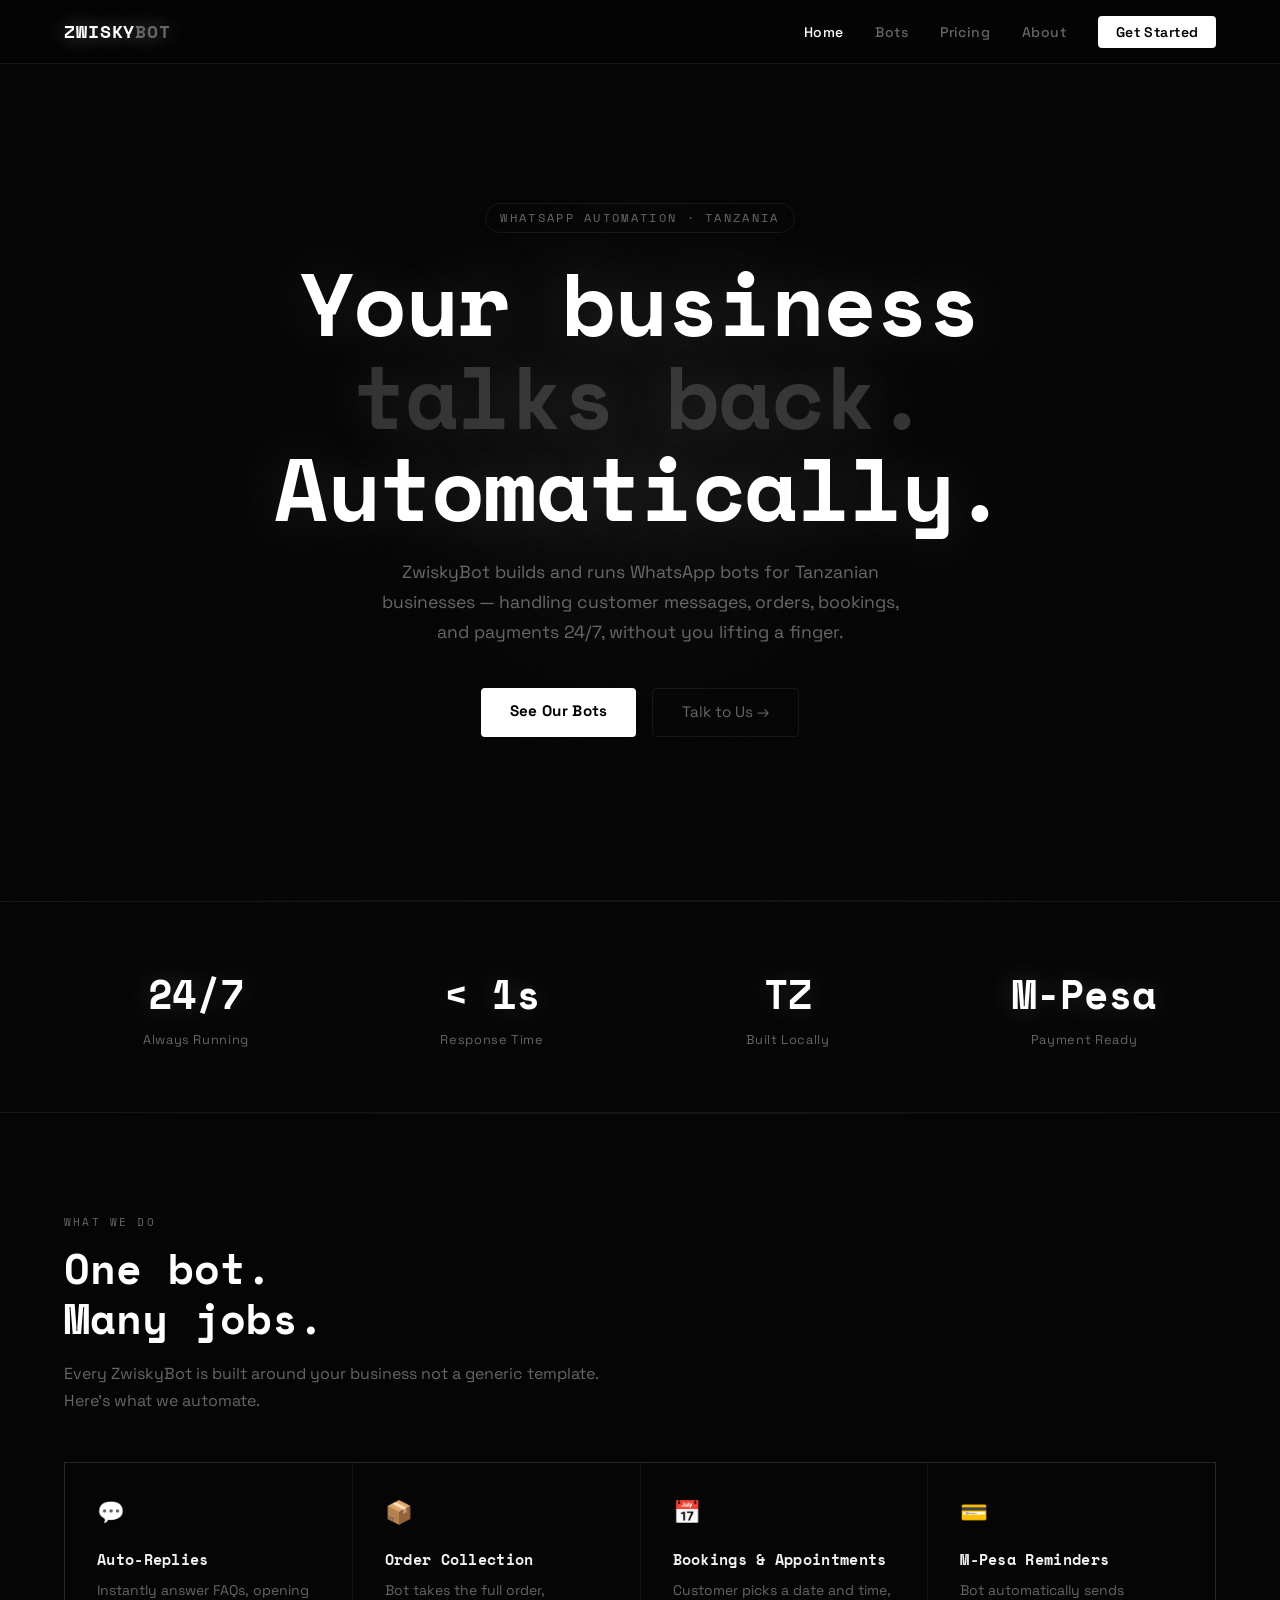
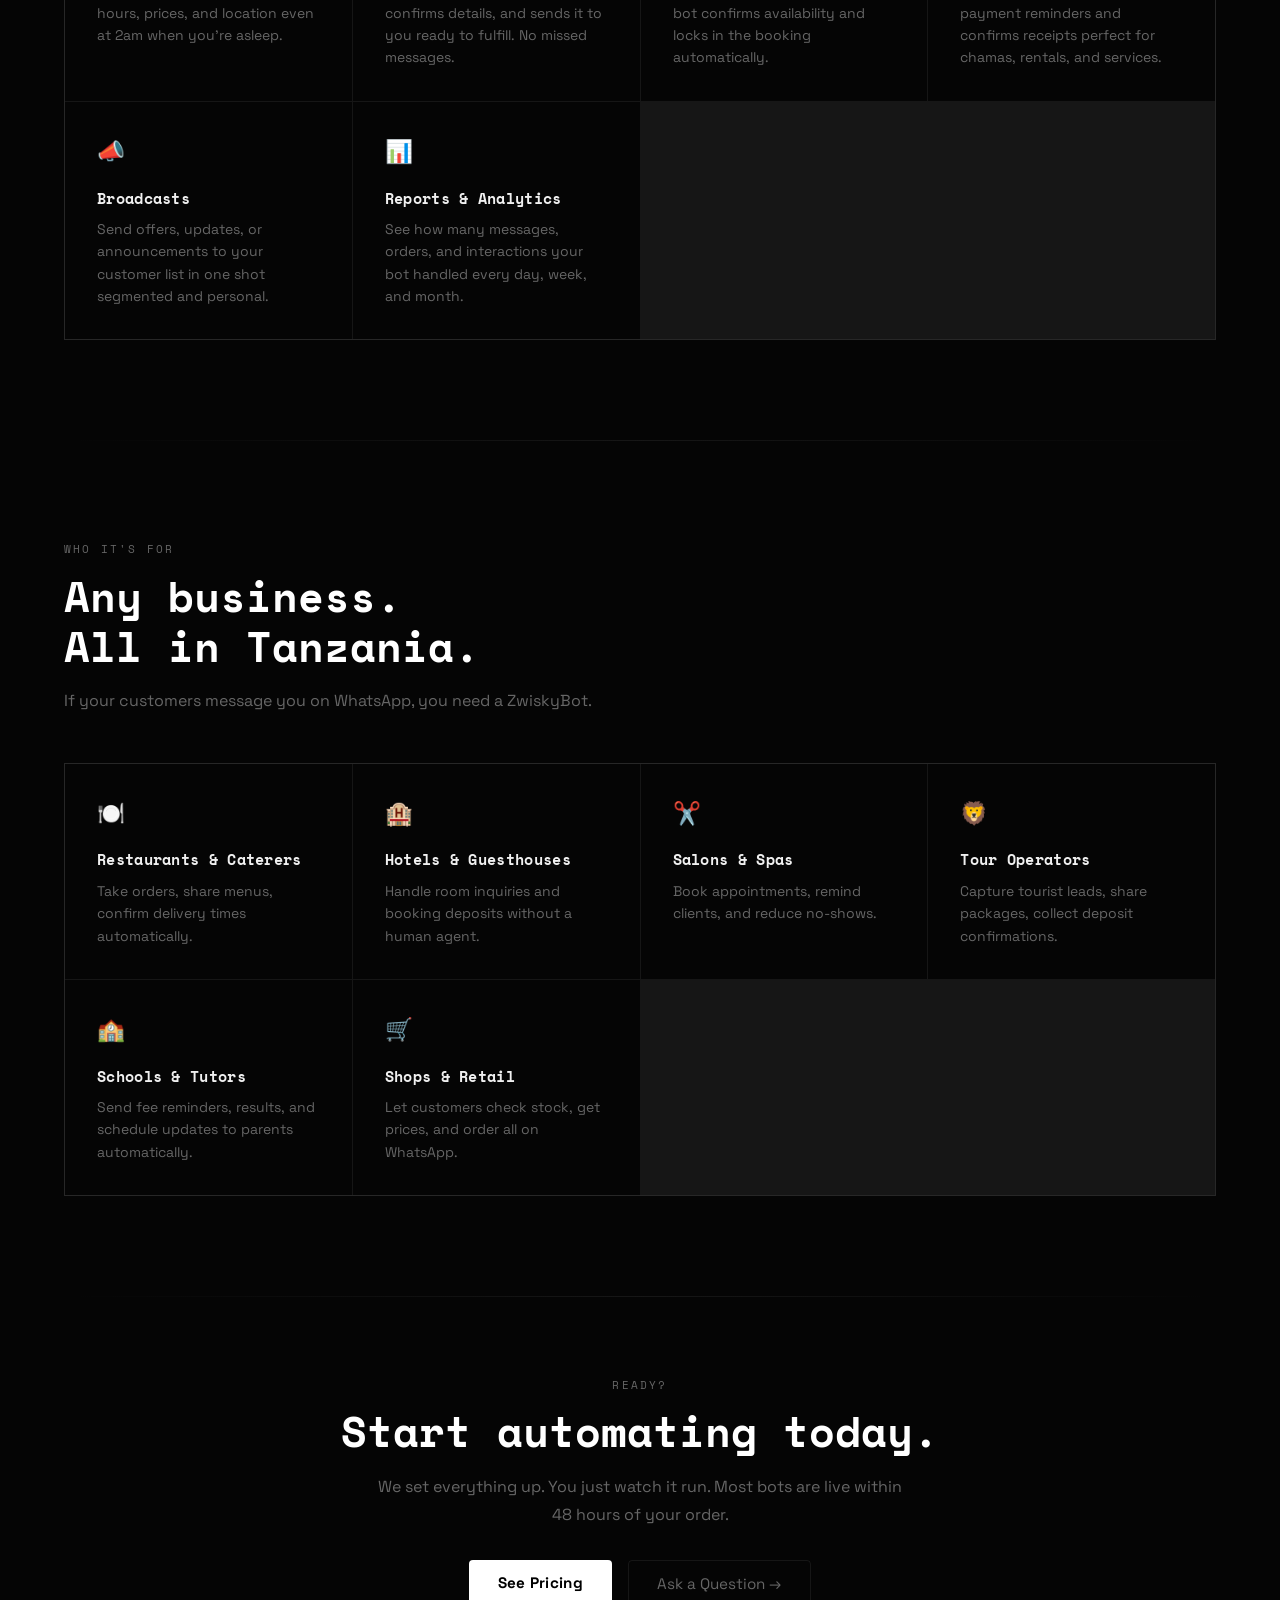
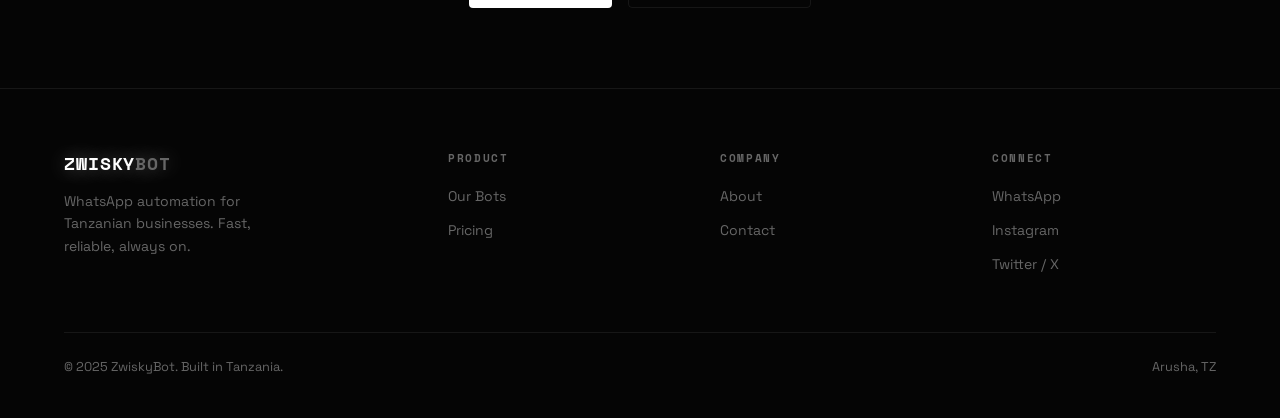
<file: index.html>
<!DOCTYPE html>
<html lang="en">
<head>
  <meta charset="UTF-8" />
  <meta name="viewport" content="width=device-width, initial-scale=1.0" />
  <title>ZwiskyBot — WhatsApp Automation Tanzania</title>
  <meta name="description" content="Professional WhatsApp automation for Tanzanian businesses. Bots that work while you sleep." />
  <link rel="stylesheet" href="css/style.css" />
</head>
<body>

<nav>
  <a href="index.html" class="nav-logo">ZWISKY<span>BOT</span></a>
  <ul class="nav-links">
    <li><a href="index.html" class="active">Home</a></li>
    <li><a href="pages/bots.html">Bots</a></li>
    <li><a href="pages/pricing.html">Pricing</a></li>
    <li><a href="pages/about.html">About</a></li>
    <li><a href="pages/contact.html" class="nav-cta">Get Started</a></li>
  </ul>
  <div class="hamburger"><span></span><span></span><span></span></div>
</nav>

<!-- HERO -->
<section class="hero">
  <div class="hero-glow"></div>
  <div class="hero-eyebrow">WhatsApp Automation · Tanzania</div>
  <h1>Your business<br><span class="dim">talks back.</span><br>Automatically.</h1>
  <p class="hero-sub">ZwiskyBot builds and runs WhatsApp bots for Tanzanian businesses — handling customer messages, orders, bookings, and payments 24/7, without you lifting a finger.</p>
  <div class="hero-buttons">
    <a href="pages/bots.html" class="btn-primary">See Our Bots</a>
    <a href="pages/contact.html" class="btn-secondary">Talk to Us →</a>
  </div>
</section>

<div class="divider"></div>

<!-- STATS -->
<div class="stats-row reveal">
  <div class="stat-item">
    <span class="stat-num">24/7</span>
    <span class="stat-label">Always Running</span>
  </div>
  <div class="stat-item">
    <span class="stat-num">< 1s</span>
    <span class="stat-label">Response Time</span>
  </div>
  <div class="stat-item">
    <span class="stat-num">TZ</span>
    <span class="stat-label">Built Locally</span>
  </div>
  <div class="stat-item">
    <span class="stat-num">M-Pesa</span>
    <span class="stat-label">Payment Ready</span>
  </div>
</div>

<div class="divider"></div>

<!-- FEATURES -->
<section>
  <div class="reveal">
    <div class="section-label">What We Do</div>
    <h2 class="section-title">One bot.<br>Many jobs.</h2>
    <p class="section-desc">Every ZwiskyBot is built around your business not a generic template. Here's what we automate.</p>
  </div>
  <div class="features-grid reveal">
    <div class="feature-card">
      <span class="feature-icon">💬</span>
      <h3>Auto-Replies</h3>
      <p>Instantly answer FAQs, opening hours, prices, and location even at 2am when you're asleep.</p>
    </div>
    <div class="feature-card">
      <span class="feature-icon">📦</span>
      <h3>Order Collection</h3>
      <p>Bot takes the full order, confirms details, and sends it to you ready to fulfill. No missed messages.</p>
    </div>
    <div class="feature-card">
      <span class="feature-icon">📅</span>
      <h3>Bookings & Appointments</h3>
      <p>Customer picks a date and time, bot confirms availability and locks in the booking automatically.</p>
    </div>
    <div class="feature-card">
      <span class="feature-icon">💳</span>
      <h3>M-Pesa Reminders</h3>
      <p>Bot automatically sends payment reminders and confirms receipts perfect for chamas, rentals, and services.</p>
    </div>
    <div class="feature-card">
      <span class="feature-icon">📣</span>
      <h3>Broadcasts</h3>
      <p>Send offers, updates, or announcements to your customer list in one shot segmented and personal.</p>
    </div>
    <div class="feature-card">
      <span class="feature-icon">📊</span>
      <h3>Reports & Analytics</h3>
      <p>See how many messages, orders, and interactions your bot handled every day, week, and month.</p>
    </div>
  </div>
</section>

<div class="divider"></div>

<!-- WHO IT'S FOR -->
<section>
  <div class="reveal">
    <div class="section-label">Who It's For</div>
    <h2 class="section-title">Any business.<br>All in Tanzania.</h2>
    <p class="section-desc">If your customers message you on WhatsApp, you need a ZwiskyBot.</p>
  </div>
  <div class="features-grid reveal">
    <div class="feature-card">
      <span class="feature-icon">🍽️</span>
      <h3>Restaurants & Caterers</h3>
      <p>Take orders, share menus, confirm delivery times automatically.</p>
    </div>
    <div class="feature-card">
      <span class="feature-icon">🏨</span>
      <h3>Hotels & Guesthouses</h3>
      <p>Handle room inquiries and booking deposits without a human agent.</p>
    </div>
    <div class="feature-card">
      <span class="feature-icon">✂️</span>
      <h3>Salons & Spas</h3>
      <p>Book appointments, remind clients, and reduce no-shows.</p>
    </div>
    <div class="feature-card">
      <span class="feature-icon">🦁</span>
      <h3>Tour Operators</h3>
      <p>Capture tourist leads, share packages, collect deposit confirmations.</p>
    </div>
    <div class="feature-card">
      <span class="feature-icon">🏫</span>
      <h3>Schools & Tutors</h3>
      <p>Send fee reminders, results, and schedule updates to parents automatically.</p>
    </div>
    <div class="feature-card">
      <span class="feature-icon">🛒</span>
      <h3>Shops & Retail</h3>
      <p>Let customers check stock, get prices, and order all on WhatsApp.</p>
    </div>
  </div>
</section>

<div class="divider"></div>

<!-- CTA BANNER -->
<section style="text-align:center; padding: 80px 5%;" class="reveal">
  <div class="section-label">Ready?</div>
  <h2 class="section-title">Start automating today.</h2>
  <p class="section-desc" style="margin: 0 auto 2rem;">We set everything up. You just watch it run. Most bots are live within 48 hours of your order.</p>
  <div class="hero-buttons" style="justify-content:center;">
    <a href="pages/pricing.html" class="btn-primary">See Pricing</a>
    <a href="pages/contact.html" class="btn-secondary">Ask a Question →</a>
  </div>
</section>

<footer>
  <div class="footer-top">
    <div class="footer-brand">
      <a href="index.html" class="nav-logo">ZWISKY<span>BOT</span></a>
      <p>WhatsApp automation for Tanzanian businesses. Fast, reliable, always on.</p>
    </div>
    <div class="footer-col">
      <h4>Product</h4>
      <ul>
        <li><a href="pages/bots.html">Our Bots</a></li>
        <li><a href="pages/pricing.html">Pricing</a></li>
      </ul>
    </div>
    <div class="footer-col">
      <h4>Company</h4>
      <ul>
        <li><a href="pages/about.html">About</a></li>
        <li><a href="pages/contact.html">Contact</a></li>
      </ul>
    </div>
    <div class="footer-col">
      <h4>Connect</h4>
      <ul>
        <li><a href="#">WhatsApp</a></li>
        <li><a href="#">Instagram</a></li>
        <li><a href="#">Twitter / X</a></li>
      </ul>
    </div>
  </div>
  <div class="footer-bottom">
    <span>© 2025 ZwiskyBot. Built in Tanzania.</span>
    <span>Arusha, TZ</span>
  </div>
</footer>

<script src="js/main.js"></script>
</body>
</html>
</file>
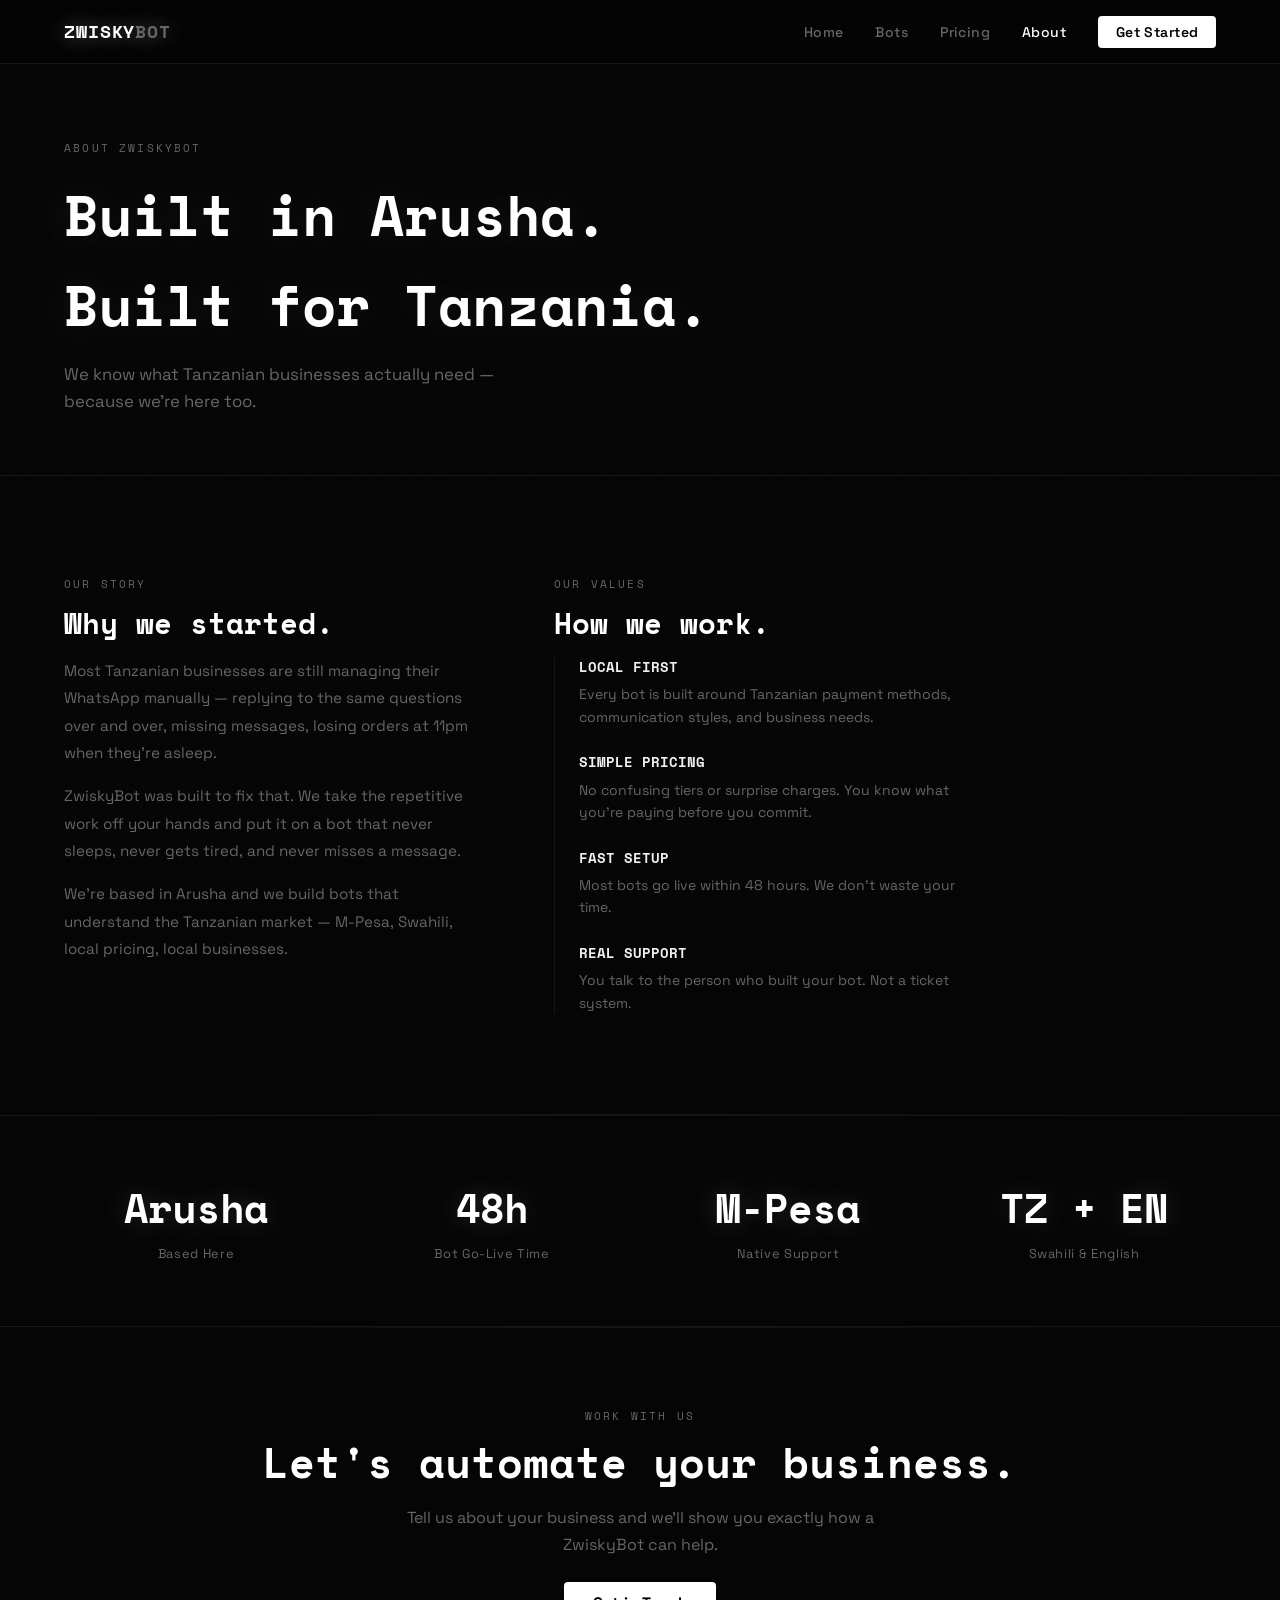
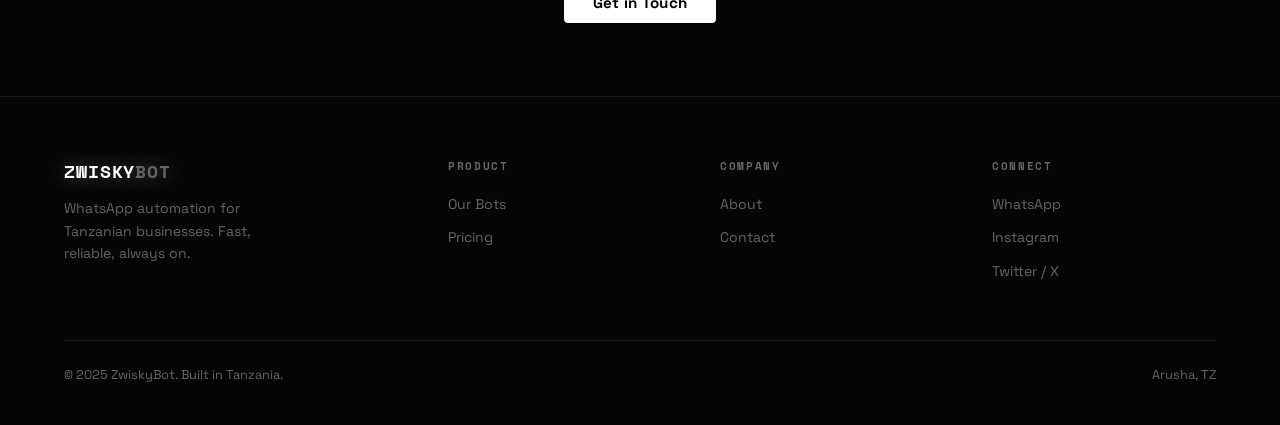
<file: pages/about.html>
<!DOCTYPE html>
<html lang="en">
<head>
  <meta charset="UTF-8" />
  <meta name="viewport" content="width=device-width, initial-scale=1.0" />
  <title>About — ZwiskyBot</title>
  <link rel="stylesheet" href="../css/style.css" />
</head>
<body>

<nav>
  <a href="../index.html" class="nav-logo">ZWISKY<span>BOT</span></a>
  <ul class="nav-links">
    <li><a href="../index.html">Home</a></li>
    <li><a href="bots.html">Bots</a></li>
    <li><a href="pricing.html">Pricing</a></li>
    <li><a href="about.html" class="active">About</a></li>
    <li><a href="contact.html" class="nav-cta">Get Started</a></li>
  </ul>
  <div class="hamburger"><span></span><span></span><span></span></div>
</nav>

<div class="page-hero">
  <div class="section-label">About ZwiskyBot</div>
  <h1>Built in Arusha.<br>Built for Tanzania.</h1>
  <p>We know what Tanzanian businesses actually need — because we're here too.</p>
</div>

<section>
  <div style="display: grid; grid-template-columns: 1fr 1fr; gap: 5rem; max-width: 900px;" class="reveal">
    <div>
      <div class="section-label">Our Story</div>
      <h2 class="section-title" style="font-size: 1.8rem;">Why we started.</h2>
      <p style="color: var(--muted); line-height: 1.8; font-size: 0.95rem; margin-bottom: 1rem;">Most Tanzanian businesses are still managing their WhatsApp manually — replying to the same questions over and over, missing messages, losing orders at 11pm when they're asleep.</p>
      <p style="color: var(--muted); line-height: 1.8; font-size: 0.95rem; margin-bottom: 1rem;">ZwiskyBot was built to fix that. We take the repetitive work off your hands and put it on a bot that never sleeps, never gets tired, and never misses a message.</p>
      <p style="color: var(--muted); line-height: 1.8; font-size: 0.95rem;">We're based in Arusha and we build bots that understand the Tanzanian market — M-Pesa, Swahili, local pricing, local businesses.</p>
    </div>
    <div>
      <div class="section-label">Our Values</div>
      <h2 class="section-title" style="font-size: 1.8rem;">How we work.</h2>
      <div style="border-left: 1px solid var(--border); padding-left: 1.5rem; margin-top: 1rem;">
        <div style="margin-bottom: 1.5rem;">
          <h4 style="font-family: var(--font-display); font-size: 0.85rem; color: var(--text); margin-bottom: 0.3rem;">LOCAL FIRST</h4>
          <p style="font-size: 0.875rem; color: var(--muted);">Every bot is built around Tanzanian payment methods, communication styles, and business needs.</p>
        </div>
        <div style="margin-bottom: 1.5rem;">
          <h4 style="font-family: var(--font-display); font-size: 0.85rem; color: var(--text); margin-bottom: 0.3rem;">SIMPLE PRICING</h4>
          <p style="font-size: 0.875rem; color: var(--muted);">No confusing tiers or surprise charges. You know what you're paying before you commit.</p>
        </div>
        <div style="margin-bottom: 1.5rem;">
          <h4 style="font-family: var(--font-display); font-size: 0.85rem; color: var(--text); margin-bottom: 0.3rem;">FAST SETUP</h4>
          <p style="font-size: 0.875rem; color: var(--muted);">Most bots go live within 48 hours. We don't waste your time.</p>
        </div>
        <div>
          <h4 style="font-family: var(--font-display); font-size: 0.85rem; color: var(--text); margin-bottom: 0.3rem;">REAL SUPPORT</h4>
          <p style="font-size: 0.875rem; color: var(--muted);">You talk to the person who built your bot. Not a ticket system.</p>
        </div>
      </div>
    </div>
  </div>
</section>

<div class="divider"></div>

<div class="stats-row reveal">
  <div class="stat-item">
    <span class="stat-num">Arusha</span>
    <span class="stat-label">Based Here</span>
  </div>
  <div class="stat-item">
    <span class="stat-num">48h</span>
    <span class="stat-label">Bot Go-Live Time</span>
  </div>
  <div class="stat-item">
    <span class="stat-num">M-Pesa</span>
    <span class="stat-label">Native Support</span>
  </div>
  <div class="stat-item">
    <span class="stat-num">TZ + EN</span>
    <span class="stat-label">Swahili & English</span>
  </div>
</div>

<div class="divider"></div>

<section style="text-align:center; padding: 80px 5%;" class="reveal">
  <div class="section-label">Work With Us</div>
  <h2 class="section-title">Let's automate your business.</h2>
  <p class="section-desc" style="margin: 0 auto 2rem;">Tell us about your business and we'll show you exactly how a ZwiskyBot can help.</p>
  <a href="contact.html" class="btn-primary">Get in Touch</a>
</section>

<footer>
  <div class="footer-top">
    <div class="footer-brand">
      <a href="../index.html" class="nav-logo">ZWISKY<span>BOT</span></a>
      <p>WhatsApp automation for Tanzanian businesses. Fast, reliable, always on.</p>
    </div>
    <div class="footer-col">
      <h4>Product</h4>
      <ul>
        <li><a href="bots.html">Our Bots</a></li>
        <li><a href="pricing.html">Pricing</a></li>
      </ul>
    </div>
    <div class="footer-col">
      <h4>Company</h4>
      <ul>
        <li><a href="about.html">About</a></li>
        <li><a href="contact.html">Contact</a></li>
      </ul>
    </div>
    <div class="footer-col">
      <h4>Connect</h4>
      <ul>
        <li><a href="#">WhatsApp</a></li>
        <li><a href="#">Instagram</a></li>
        <li><a href="#">Twitter / X</a></li>
      </ul>
    </div>
  </div>
  <div class="footer-bottom">
    <span>© 2025 ZwiskyBot. Built in Tanzania.</span>
    <span>Arusha, TZ</span>
  </div>
</footer>

<script src="../js/main.js"></script>
</body>
</html>
</file>
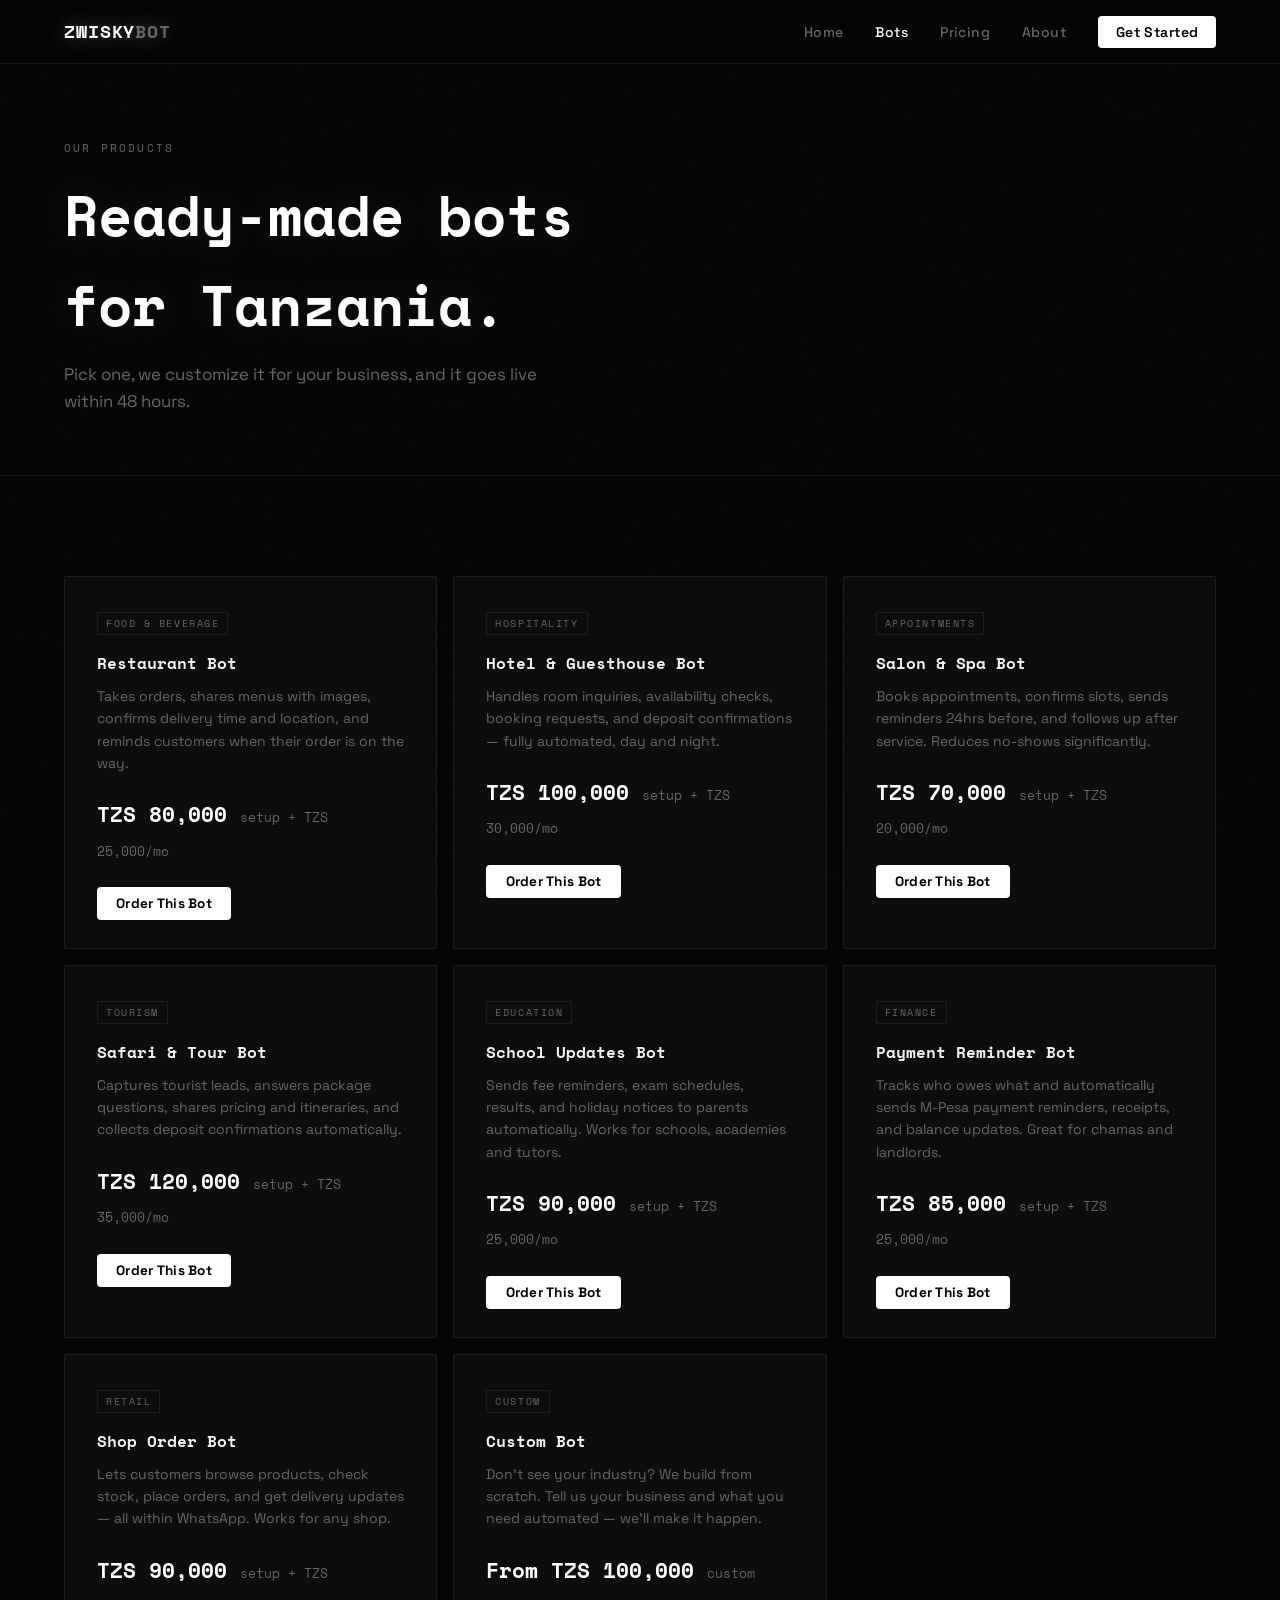
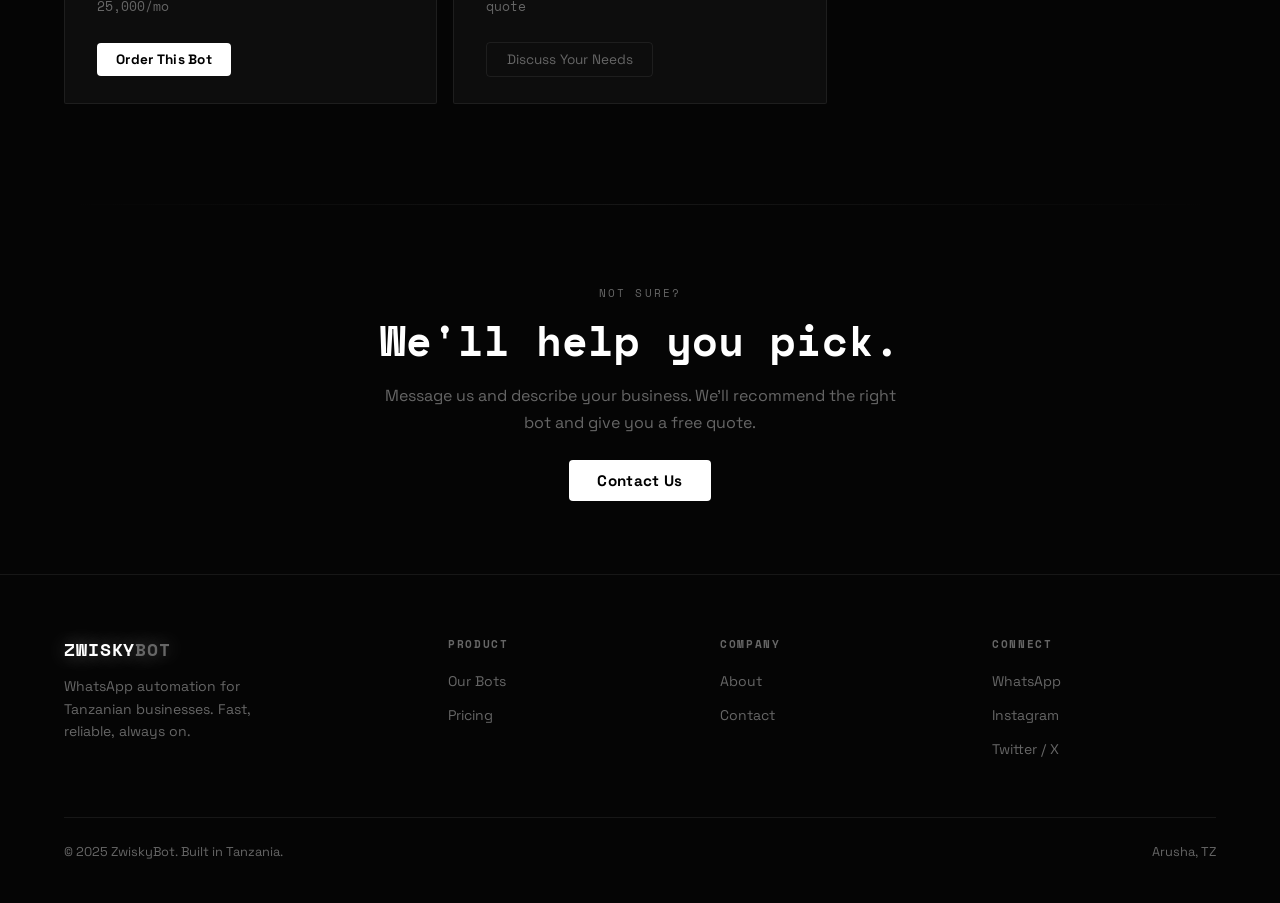
<file: pages/bots.html>
<!DOCTYPE html>
<html lang="en">
<head>
  <meta charset="UTF-8" />
  <meta name="viewport" content="width=device-width, initial-scale=1.0" />
  <title>Our Bots — ZwiskyBot</title>
  <link rel="stylesheet" href="../css/style.css" />
</head>
<body>

<nav>
  <a href="../index.html" class="nav-logo">ZWISKY<span>BOT</span></a>
  <ul class="nav-links">
    <li><a href="../index.html">Home</a></li>
    <li><a href="bots.html" class="active">Bots</a></li>
    <li><a href="pricing.html">Pricing</a></li>
    <li><a href="about.html">About</a></li>
    <li><a href="contact.html" class="nav-cta">Get Started</a></li>
  </ul>
  <div class="hamburger"><span></span><span></span><span></span></div>
</nav>

<div class="page-hero">
  <div class="section-label">Our Products</div>
  <h1>Ready-made bots<br>for Tanzania.</h1>
  <p>Pick one, we customize it for your business, and it goes live within 48 hours.</p>
</div>

<section>
  <div class="reveal" style="display:grid; grid-template-columns: repeat(auto-fit, minmax(280px, 1fr)); gap: 1rem;">

    <div class="bot-card">
      <span class="bot-tag">Food & Beverage</span>
      <h3>Restaurant Bot</h3>
      <p>Takes orders, shares menus with images, confirms delivery time and location, and reminds customers when their order is on the way.</p>
      <div class="bot-price">TZS 80,000 <span>setup + TZS 25,000/mo</span></div>
      <br>
      <a href="contact.html" class="btn-primary" style="font-size:0.85rem; padding: 0.5rem 1.2rem;">Order This Bot</a>
    </div>

    <div class="bot-card">
      <span class="bot-tag">Hospitality</span>
      <h3>Hotel & Guesthouse Bot</h3>
      <p>Handles room inquiries, availability checks, booking requests, and deposit confirmations — fully automated, day and night.</p>
      <div class="bot-price">TZS 100,000 <span>setup + TZS 30,000/mo</span></div>
      <br>
      <a href="contact.html" class="btn-primary" style="font-size:0.85rem; padding: 0.5rem 1.2rem;">Order This Bot</a>
    </div>

    <div class="bot-card">
      <span class="bot-tag">Appointments</span>
      <h3>Salon & Spa Bot</h3>
      <p>Books appointments, confirms slots, sends reminders 24hrs before, and follows up after service. Reduces no-shows significantly.</p>
      <div class="bot-price">TZS 70,000 <span>setup + TZS 20,000/mo</span></div>
      <br>
      <a href="contact.html" class="btn-primary" style="font-size:0.85rem; padding: 0.5rem 1.2rem;">Order This Bot</a>
    </div>

    <div class="bot-card">
      <span class="bot-tag">Tourism</span>
      <h3>Safari & Tour Bot</h3>
      <p>Captures tourist leads, answers package questions, shares pricing and itineraries, and collects deposit confirmations automatically.</p>
      <div class="bot-price">TZS 120,000 <span>setup + TZS 35,000/mo</span></div>
      <br>
      <a href="contact.html" class="btn-primary" style="font-size:0.85rem; padding: 0.5rem 1.2rem;">Order This Bot</a>
    </div>

    <div class="bot-card">
      <span class="bot-tag">Education</span>
      <h3>School Updates Bot</h3>
      <p>Sends fee reminders, exam schedules, results, and holiday notices to parents automatically. Works for schools, academies and tutors.</p>
      <div class="bot-price">TZS 90,000 <span>setup + TZS 25,000/mo</span></div>
      <br>
      <a href="contact.html" class="btn-primary" style="font-size:0.85rem; padding: 0.5rem 1.2rem;">Order This Bot</a>
    </div>

    <div class="bot-card">
      <span class="bot-tag">Finance</span>
      <h3>Payment Reminder Bot</h3>
      <p>Tracks who owes what and automatically sends M-Pesa payment reminders, receipts, and balance updates. Great for chamas and landlords.</p>
      <div class="bot-price">TZS 85,000 <span>setup + TZS 25,000/mo</span></div>
      <br>
      <a href="contact.html" class="btn-primary" style="font-size:0.85rem; padding: 0.5rem 1.2rem;">Order This Bot</a>
    </div>

    <div class="bot-card">
      <span class="bot-tag">Retail</span>
      <h3>Shop Order Bot</h3>
      <p>Lets customers browse products, check stock, place orders, and get delivery updates — all within WhatsApp. Works for any shop.</p>
      <div class="bot-price">TZS 90,000 <span>setup + TZS 25,000/mo</span></div>
      <br>
      <a href="contact.html" class="btn-primary" style="font-size:0.85rem; padding: 0.5rem 1.2rem;">Order This Bot</a>
    </div>

    <div class="bot-card">
      <span class="bot-tag">Custom</span>
      <h3>Custom Bot</h3>
      <p>Don't see your industry? We build from scratch. Tell us your business and what you need automated — we'll make it happen.</p>
      <div class="bot-price">From TZS 100,000 <span>custom quote</span></div>
      <br>
      <a href="contact.html" class="btn-secondary" style="font-size:0.85rem; padding: 0.5rem 1.2rem;">Discuss Your Needs</a>
    </div>

  </div>
</section>

<div class="divider"></div>

<section style="text-align:center; padding:80px 5%;" class="reveal">
  <div class="section-label">Not Sure?</div>
  <h2 class="section-title">We'll help you pick.</h2>
  <p class="section-desc" style="margin: 0 auto 2rem;">Message us and describe your business. We'll recommend the right bot and give you a free quote.</p>
  <a href="contact.html" class="btn-primary">Contact Us</a>
</section>

<footer>
  <div class="footer-top">
    <div class="footer-brand">
      <a href="../index.html" class="nav-logo">ZWISKY<span>BOT</span></a>
      <p>WhatsApp automation for Tanzanian businesses. Fast, reliable, always on.</p>
    </div>
    <div class="footer-col">
      <h4>Product</h4>
      <ul>
        <li><a href="bots.html">Our Bots</a></li>
        <li><a href="pricing.html">Pricing</a></li>
      </ul>
    </div>
    <div class="footer-col">
      <h4>Company</h4>
      <ul>
        <li><a href="about.html">About</a></li>
        <li><a href="contact.html">Contact</a></li>
      </ul>
    </div>
    <div class="footer-col">
      <h4>Connect</h4>
      <ul>
        <li><a href="#">WhatsApp</a></li>
        <li><a href="#">Instagram</a></li>
        <li><a href="#">Twitter / X</a></li>
      </ul>
    </div>
  </div>
  <div class="footer-bottom">
    <span>© 2025 ZwiskyBot. Built in Tanzania.</span>
    <span>Arusha, TZ</span>
  </div>
</footer>

<script src="../js/main.js"></script>
</body>
</html>
</file>
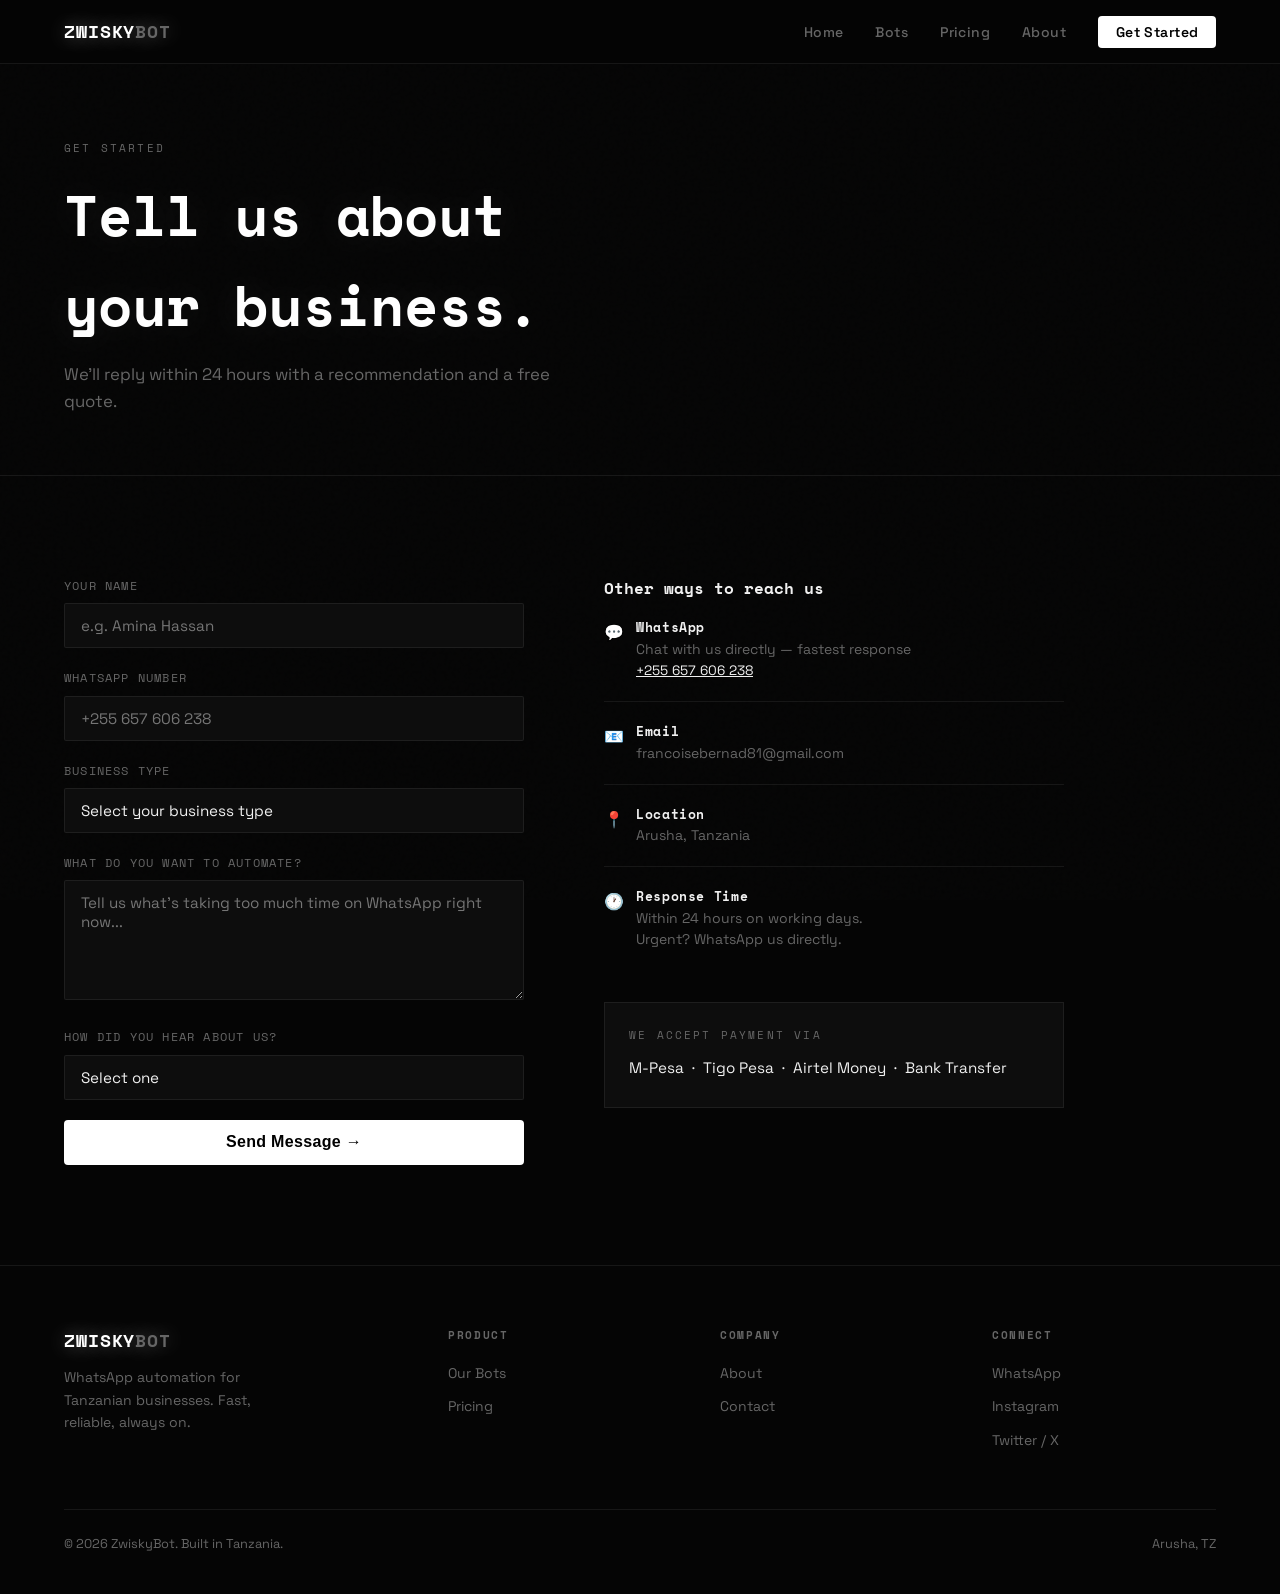
<file: pages/contact.html>
<!DOCTYPE html>
<html lang="en">
<head>
  <meta charset="UTF-8" />
  <meta name="viewport" content="width=device-width, initial-scale=1.0" />
  <title>Contact — ZwiskyBot</title>
  <link rel="stylesheet" href="../css/style.css" />
</head>
<body>

<nav>
  <a href="../index.html" class="nav-logo">ZWISKY<span>BOT</span></a>
  <ul class="nav-links">
    <li><a href="../index.html">Home</a></li>
    <li><a href="bots.html">Bots</a></li>
    <li><a href="pricing.html">Pricing</a></li>
    <li><a href="about.html">About</a></li>
    <li><a href="contact.html" class="nav-cta active">Get Started</a></li>
  </ul>
  <div class="hamburger"><span></span><span></span><span></span></div>
</nav>

<div class="page-hero">
  <div class="section-label">Get Started</div>
  <h1>Tell us about<br>your business.</h1>
  <p>We'll reply within 24 hours with a recommendation and a free quote.</p>
</div>

<section>
  <div class="contact-grid reveal">

    <!-- FORM -->
    <div>
      <div class="form-group">
        <label>Your Name</label>
        <input type="text" placeholder="e.g. Amina Hassan" />
      </div>
      <div class="form-group">
        <label>WhatsApp Number</label>
        <input type="tel" placeholder="+255 657 606 238" />
      </div>
      <div class="form-group">
        <label>Business Type</label>
        <select>
          <option value="" disabled selected>Select your business type</option>
          <option>Restaurant / Catering</option>
          <option>Hotel / Guesthouse</option>
          <option>Salon / Spa</option>
          <option>Tour Operator</option>
          <option>School / Academy</option>
          <option>Shop / Retail</option>
          <option>Pharmacy</option>
          <option>Other</option>
        </select>
      </div>
      <div class="form-group">
        <label>What do you want to automate?</label>
        <textarea placeholder="Tell us what's taking too much time on WhatsApp right now..."></textarea>
      </div>
      <div class="form-group">
        <label>How did you hear about us?</label>
        <select>
          <option value="" disabled selected>Select one</option>
          <option>Instagram</option>
          <option>WhatsApp</option>
          <option>Friend / Referral</option>
          <option>Google</option>
          <option>Other</option>
        </select>
      </div>
      <button class="btn-primary" style="width:100%; padding: 0.85rem; font-size:1rem; cursor:pointer; border:none;" onclick="handleSubmit()">
        Send Message →
      </button>
      <p id="form-success" style="display:none; margin-top:1rem; font-size:0.875rem; color: var(--muted); text-align:center;">✓ Message sent. We'll be in touch within 24 hours.</p>
    </div>

    <!-- CONTACT INFO -->
    <div class="contact-info">
      <h3>Other ways to reach us</h3>

      <div class="contact-item">
        <span class="contact-item-icon">💬</span>
        <div class="contact-item-text">
          <strong>WhatsApp</strong>
          Chat with us directly — fastest response
          <br><a href="#" style="color: var(--text); font-size:0.85rem;">+255 657 606 238</a>
        </div>
      </div>

      <div class="contact-item">
        <span class="contact-item-icon">📧</span>
        <div class="contact-item-text">
          <strong>Email</strong>
          francoisebernad81@gmail.com
        </div>
      </div>

      <div class="contact-item">
        <span class="contact-item-icon">📍</span>
        <div class="contact-item-text">
          <strong>Location</strong>
          Arusha, Tanzania
        </div>
      </div>

      <div class="contact-item" style="border-bottom: none;">
        <span class="contact-item-icon">🕐</span>
        <div class="contact-item-text">
          <strong>Response Time</strong>
          Within 24 hours on working days.<br>Urgent? WhatsApp us directly.
        </div>
      </div>

      <div style="margin-top: 2rem; padding: 1.5rem; border: 1px solid var(--border); background: var(--bg2);">
        <div class="section-label" style="margin-bottom: 0.5rem;">We accept payment via</div>
        <div style="font-size: 0.95rem; color: var(--text); line-height: 2;">
          M-Pesa &nbsp;·&nbsp; Tigo Pesa &nbsp;·&nbsp; Airtel Money &nbsp;·&nbsp; Bank Transfer
        </div>
      </div>
    </div>

  </div>
</section>

<footer>
  <div class="footer-top">
    <div class="footer-brand">
      <a href="../index.html" class="nav-logo">ZWISKY<span>BOT</span></a>
      <p>WhatsApp automation for Tanzanian businesses. Fast, reliable, always on.</p>
    </div>
    <div class="footer-col">
      <h4>Product</h4>
      <ul>
        <li><a href="bots.html">Our Bots</a></li>
        <li><a href="pricing.html">Pricing</a></li>
      </ul>
    </div>
    <div class="footer-col">
      <h4>Company</h4>
      <ul>
        <li><a href="about.html">About</a></li>
        <li><a href="contact.html">Contact</a></li>
      </ul>
    </div>
    <div class="footer-col">
      <h4>Connect</h4>
      <ul>
        <li><a href="#">WhatsApp</a></li>
        <li><a href="#">Instagram</a></li>
        <li><a href="#">Twitter / X</a></li>
      </ul>
    </div>
  </div>
  <div class="footer-bottom">
    <span>© 2026 ZwiskyBot. Built in Tanzania.</span>
    <span>Arusha, TZ</span>
  </div>
</footer>

<script src="../js/main.js"></script>
<script>
function handleSubmit() {
  document.getElementById('form-success').style.display = 'block';
  // Later: replace this with a real form submission to Formspree or EmailJS
}
</script>
</body>
</html>
</file>
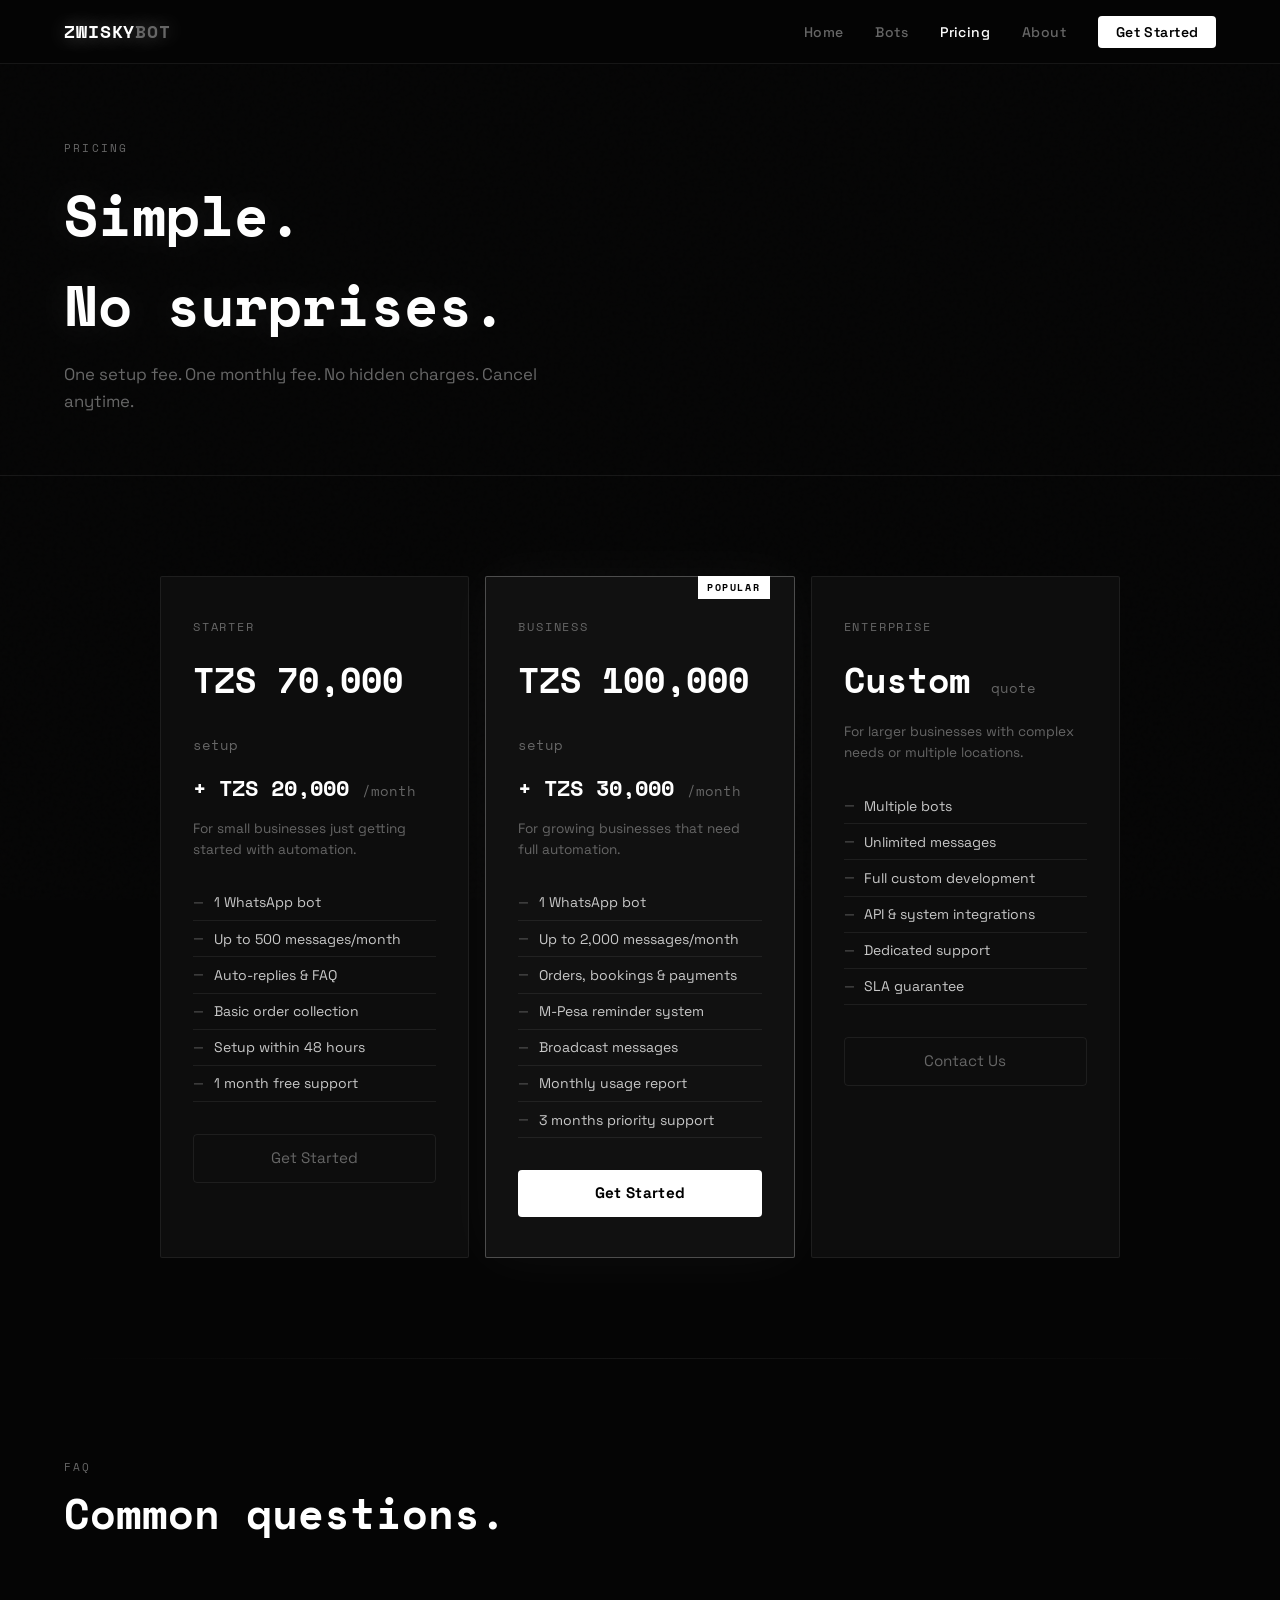
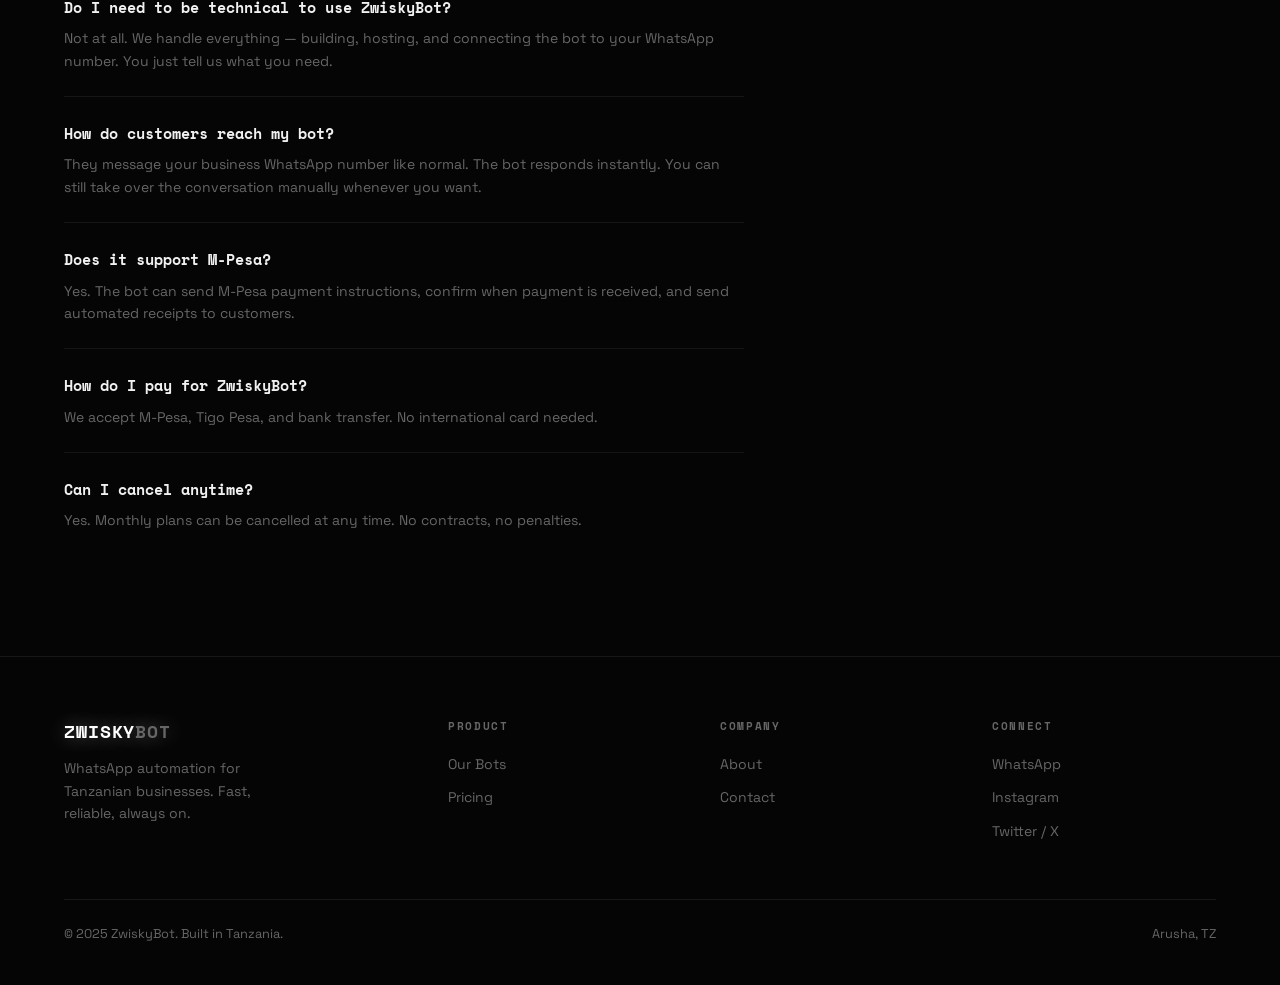
<file: pages/pricing.html>
<!DOCTYPE html>
<html lang="en">
<head>
  <meta charset="UTF-8" />
  <meta name="viewport" content="width=device-width, initial-scale=1.0" />
  <title>Pricing — ZwiskyBot</title>
  <link rel="stylesheet" href="../css/style.css" />
</head>
<body>

<nav>
  <a href="../index.html" class="nav-logo">ZWISKY<span>BOT</span></a>
  <ul class="nav-links">
    <li><a href="../index.html">Home</a></li>
    <li><a href="bots.html">Bots</a></li>
    <li><a href="pricing.html" class="active">Pricing</a></li>
    <li><a href="about.html">About</a></li>
    <li><a href="contact.html" class="nav-cta">Get Started</a></li>
  </ul>
  <div class="hamburger"><span></span><span></span><span></span></div>
</nav>

<div class="page-hero">
  <div class="section-label">Pricing</div>
  <h1>Simple.<br>No surprises.</h1>
  <p>One setup fee. One monthly fee. No hidden charges. Cancel anytime.</p>
</div>

<section>
  <div class="pricing-grid reveal">

    <div class="pricing-card">
      <div class="plan-name">Starter</div>
      <div class="plan-price">TZS 70,000 <span>setup</span></div>
      <div class="plan-price" style="font-size:1.4rem; margin-top:0.25rem;">+ TZS 20,000 <span>/month</span></div>
      <p class="plan-desc" style="margin-top:0.75rem;">For small businesses just getting started with automation.</p>
      <ul class="plan-features">
        <li>1 WhatsApp bot</li>
        <li>Up to 500 messages/month</li>
        <li>Auto-replies & FAQ</li>
        <li>Basic order collection</li>
        <li>Setup within 48 hours</li>
        <li>1 month free support</li>
      </ul>
      <a href="contact.html" class="btn-secondary" style="display:block; text-align:center;">Get Started</a>
    </div>

    <div class="pricing-card featured">
      <div class="badge">POPULAR</div>
      <div class="plan-name">Business</div>
      <div class="plan-price">TZS 100,000 <span>setup</span></div>
      <div class="plan-price" style="font-size:1.4rem; margin-top:0.25rem;">+ TZS 30,000 <span>/month</span></div>
      <p class="plan-desc" style="margin-top:0.75rem;">For growing businesses that need full automation.</p>
      <ul class="plan-features">
        <li>1 WhatsApp bot</li>
        <li>Up to 2,000 messages/month</li>
        <li>Orders, bookings & payments</li>
        <li>M-Pesa reminder system</li>
        <li>Broadcast messages</li>
        <li>Monthly usage report</li>
        <li>3 months priority support</li>
      </ul>
      <a href="contact.html" class="btn-primary" style="display:block; text-align:center;">Get Started</a>
    </div>

    <div class="pricing-card">
      <div class="plan-name">Enterprise</div>
      <div class="plan-price">Custom <span>quote</span></div>
      <p class="plan-desc" style="margin-top:0.75rem;">For larger businesses with complex needs or multiple locations.</p>
      <ul class="plan-features">
        <li>Multiple bots</li>
        <li>Unlimited messages</li>
        <li>Full custom development</li>
        <li>API & system integrations</li>
        <li>Dedicated support</li>
        <li>SLA guarantee</li>
      </ul>
      <a href="contact.html" class="btn-secondary" style="display:block; text-align:center;">Contact Us</a>
    </div>

  </div>
</section>

<div class="divider"></div>

<!-- FAQ -->
<section class="reveal">
  <div class="section-label">FAQ</div>
  <h2 class="section-title">Common questions.</h2>
  <div style="max-width: 680px; margin-top: 2rem;">

    <div style="border-bottom: 1px solid var(--border); padding: 1.5rem 0;">
      <h3 style="font-family: var(--font-display); font-size: 0.95rem; color: var(--text); margin-bottom: 0.5rem;">Do I need to be technical to use ZwiskyBot?</h3>
      <p style="font-size: 0.875rem; color: var(--muted); line-height: 1.6;">Not at all. We handle everything — building, hosting, and connecting the bot to your WhatsApp number. You just tell us what you need.</p>
    </div>

    <div style="border-bottom: 1px solid var(--border); padding: 1.5rem 0;">
      <h3 style="font-family: var(--font-display); font-size: 0.95rem; color: var(--text); margin-bottom: 0.5rem;">How do customers reach my bot?</h3>
      <p style="font-size: 0.875rem; color: var(--muted); line-height: 1.6;">They message your business WhatsApp number like normal. The bot responds instantly. You can still take over the conversation manually whenever you want.</p>
    </div>

    <div style="border-bottom: 1px solid var(--border); padding: 1.5rem 0;">
      <h3 style="font-family: var(--font-display); font-size: 0.95rem; color: var(--text); margin-bottom: 0.5rem;">Does it support M-Pesa?</h3>
      <p style="font-size: 0.875rem; color: var(--muted); line-height: 1.6;">Yes. The bot can send M-Pesa payment instructions, confirm when payment is received, and send automated receipts to customers.</p>
    </div>

    <div style="border-bottom: 1px solid var(--border); padding: 1.5rem 0;">
      <h3 style="font-family: var(--font-display); font-size: 0.95rem; color: var(--text); margin-bottom: 0.5rem;">How do I pay for ZwiskyBot?</h3>
      <p style="font-size: 0.875rem; color: var(--muted); line-height: 1.6;">We accept M-Pesa, Tigo Pesa, and bank transfer. No international card needed.</p>
    </div>

    <div style="padding: 1.5rem 0;">
      <h3 style="font-family: var(--font-display); font-size: 0.95rem; color: var(--text); margin-bottom: 0.5rem;">Can I cancel anytime?</h3>
      <p style="font-size: 0.875rem; color: var(--muted); line-height: 1.6;">Yes. Monthly plans can be cancelled at any time. No contracts, no penalties.</p>
    </div>

  </div>
</section>

<footer>
  <div class="footer-top">
    <div class="footer-brand">
      <a href="../index.html" class="nav-logo">ZWISKY<span>BOT</span></a>
      <p>WhatsApp automation for Tanzanian businesses. Fast, reliable, always on.</p>
    </div>
    <div class="footer-col">
      <h4>Product</h4>
      <ul>
        <li><a href="bots.html">Our Bots</a></li>
        <li><a href="pricing.html">Pricing</a></li>
      </ul>
    </div>
    <div class="footer-col">
      <h4>Company</h4>
      <ul>
        <li><a href="about.html">About</a></li>
        <li><a href="contact.html">Contact</a></li>
      </ul>
    </div>
    <div class="footer-col">
      <h4>Connect</h4>
      <ul>
        <li><a href="#">WhatsApp</a></li>
        <li><a href="#">Instagram</a></li>
        <li><a href="#">Twitter / X</a></li>
      </ul>
    </div>
  </div>
  <div class="footer-bottom">
    <span>© 2025 ZwiskyBot. Built in Tanzania.</span>
    <span>Arusha, TZ</span>
  </div>
</footer>

<script src="../js/main.js"></script>
</body>
</html>
</file>
<file: css/style.css>
@import url('https://fonts.googleapis.com/css2?family=Space+Grotesk:wght@300;400;500;600;700&family=Space+Mono:wght@400;700&display=swap');

:root {
  --bg: #050505;
  --bg2: #0d0d0d;
  --bg3: #111111;
  --border: rgba(255,255,255,0.07);
  --glow: rgba(255,255,255,0.55);
  --glow-soft: rgba(255,255,255,0.12);
  --text: #f0f0f0;
  --muted: #666;
  --accent: #ffffff;
  --accent2: #c8c8c8;
  --font-display: 'Space Mono', monospace;
  --font-body: 'Space Grotesk', sans-serif;
}

*, *::before, *::after { box-sizing: border-box; margin: 0; padding: 0; }

html { scroll-behavior: smooth; }

body {
  background: var(--bg);
  color: var(--text);
  font-family: var(--font-body);
  font-size: 16px;
  line-height: 1.6;
  overflow-x: hidden;
}

/* ── NOISE OVERLAY ── */
body::before {
  content: '';
  position: fixed;
  inset: 0;
  background-image: url("data:image/svg+xml,%3Csvg viewBox='0 0 256 256' xmlns='http://www.w3.org/2000/svg'%3E%3Cfilter id='noise'%3E%3CfeTurbulence type='fractalNoise' baseFrequency='0.9' numOctaves='4' stitchTiles='stitch'/%3E%3C/filter%3E%3Crect width='100%25' height='100%25' filter='url(%23noise)' opacity='0.04'/%3E%3C/svg%3E");
  pointer-events: none;
  z-index: 0;
  opacity: 0.4;
}

/* ── NAV ── */
nav {
  position: fixed;
  top: 0; left: 0; right: 0;
  z-index: 100;
  display: flex;
  align-items: center;
  justify-content: space-between;
  padding: 0 5%;
  height: 64px;
  background: rgba(5,5,5,0.85);
  backdrop-filter: blur(12px);
  border-bottom: 1px solid var(--border);
}

.nav-logo {
  font-family: var(--font-display);
  font-size: 1.1rem;
  font-weight: 700;
  color: var(--accent);
  text-decoration: none;
  letter-spacing: 0.05em;
  text-shadow: 0 0 20px rgba(255,255,255,0.4);
}

.nav-logo span { color: var(--muted); }

.nav-links {
  display: flex;
  gap: 2rem;
  list-style: none;
}

.nav-links a {
  color: var(--muted);
  text-decoration: none;
  font-size: 0.875rem;
  font-weight: 500;
  letter-spacing: 0.03em;
  transition: color 0.2s;
}

.nav-links a:hover, .nav-links a.active { color: var(--accent); }

.nav-cta {
  background: var(--accent);
  color: #000 !important;
  padding: 0.45rem 1.1rem;
  border-radius: 4px;
  font-weight: 600 !important;
  transition: box-shadow 0.2s, background 0.2s !important;
}

.nav-cta:hover {
  box-shadow: 0 0 20px rgba(255,255,255,0.3);
  background: #e0e0e0 !important;
  color: #000 !important;
}

.hamburger {
  display: none;
  flex-direction: column;
  gap: 5px;
  cursor: pointer;
  padding: 4px;
}

.hamburger span {
  display: block;
  width: 22px;
  height: 2px;
  background: var(--text);
  border-radius: 2px;
  transition: all 0.3s;
}

/* ── HERO ── */
.hero {
  min-height: 100vh;
  display: flex;
  flex-direction: column;
  align-items: center;
  justify-content: center;
  text-align: center;
  padding: 120px 5% 80px;
  position: relative;
}

.hero-eyebrow {
  font-family: var(--font-display);
  font-size: 0.72rem;
  letter-spacing: 0.2em;
  color: var(--muted);
  text-transform: uppercase;
  margin-bottom: 1.5rem;
  border: 1px solid var(--border);
  padding: 0.3rem 0.9rem;
  border-radius: 100px;
}

.hero h1 {
  font-family: var(--font-display);
  font-size: clamp(2.4rem, 7vw, 5.5rem);
  font-weight: 700;
  line-height: 1.05;
  letter-spacing: -0.02em;
  color: var(--accent);
  text-shadow: 0 0 60px rgba(255,255,255,0.15), 0 0 120px rgba(255,255,255,0.07);
  margin-bottom: 1.5rem;
}

.hero h1 .dim { color: #333; }

.hero-sub {
  font-size: 1.1rem;
  color: var(--muted);
  max-width: 520px;
  margin-bottom: 2.5rem;
  line-height: 1.7;
}

.hero-buttons {
  display: flex;
  gap: 1rem;
  flex-wrap: wrap;
  justify-content: center;
}

.btn-primary {
  background: var(--accent);
  color: #000;
  padding: 0.7rem 1.8rem;
  border-radius: 4px;
  font-weight: 700;
  font-size: 0.95rem;
  text-decoration: none;
  transition: box-shadow 0.2s;
  letter-spacing: 0.02em;
}

.btn-primary:hover { box-shadow: 0 0 30px rgba(255,255,255,0.35); }

.btn-secondary {
  border: 1px solid var(--border);
  color: var(--muted);
  padding: 0.7rem 1.8rem;
  border-radius: 4px;
  font-size: 0.95rem;
  text-decoration: none;
  transition: border-color 0.2s, color 0.2s;
}

.btn-secondary:hover { border-color: rgba(255,255,255,0.3); color: var(--text); }

/* glowing orb behind hero */
.hero-glow {
  position: absolute;
  width: 600px;
  height: 600px;
  border-radius: 50%;
  background: radial-gradient(circle, rgba(255,255,255,0.04) 0%, transparent 70%);
  pointer-events: none;
  top: 50%; left: 50%;
  transform: translate(-50%, -50%);
}

/* ── SECTIONS ── */
section { padding: 100px 5%; position: relative; z-index: 1; }

.section-label {
  font-family: var(--font-display);
  font-size: 0.68rem;
  letter-spacing: 0.2em;
  color: var(--muted);
  text-transform: uppercase;
  margin-bottom: 0.8rem;
}

.section-title {
  font-family: var(--font-display);
  font-size: clamp(1.6rem, 3.5vw, 2.6rem);
  font-weight: 700;
  color: var(--accent);
  margin-bottom: 1rem;
  line-height: 1.2;
}

.section-desc {
  color: var(--muted);
  max-width: 540px;
  line-height: 1.7;
  margin-bottom: 3rem;
}

/* ── DIVIDER ── */
.divider {
  height: 1px;
  background: linear-gradient(90deg, transparent, var(--border), transparent);
  margin: 0 5%;
}

/* ── FEATURES GRID ── */
.features-grid {
  display: grid;
  grid-template-columns: repeat(auto-fit, minmax(260px, 1fr));
  gap: 1px;
  background: var(--border);
  border: 1px solid var(--border);
}

.feature-card {
  background: var(--bg);
  padding: 2rem;
  transition: background 0.2s;
}

.feature-card:hover { background: var(--bg3); }

.feature-icon {
  font-size: 1.4rem;
  margin-bottom: 1rem;
  display: block;
}

.feature-card h3 {
  font-family: var(--font-display);
  font-size: 0.95rem;
  font-weight: 700;
  color: var(--text);
  margin-bottom: 0.5rem;
  letter-spacing: 0.02em;
}

.feature-card p { font-size: 0.875rem; color: var(--muted); line-height: 1.6; }

/* ── STATS ── */
.stats-row {
  display: grid;
  grid-template-columns: repeat(auto-fit, minmax(160px, 1fr));
  gap: 2rem;
  padding: 60px 5%;
  border-top: 1px solid var(--border);
  border-bottom: 1px solid var(--border);
}

.stat-item { text-align: center; }

.stat-num {
  font-family: var(--font-display);
  font-size: 2.5rem;
  font-weight: 700;
  color: var(--accent);
  text-shadow: 0 0 30px rgba(255,255,255,0.2);
  display: block;
}

.stat-label { font-size: 0.8rem; color: var(--muted); letter-spacing: 0.05em; }

/* ── PRICING CARDS ── */
.pricing-grid {
  display: grid;
  grid-template-columns: repeat(auto-fit, minmax(280px, 1fr));
  gap: 1rem;
  max-width: 960px;
  margin: 0 auto;
}

.pricing-card {
  border: 1px solid var(--border);
  background: var(--bg2);
  padding: 2.5rem 2rem;
  border-radius: 2px;
  transition: border-color 0.2s;
  position: relative;
}

.pricing-card:hover { border-color: rgba(255,255,255,0.2); }

.pricing-card.featured {
  border-color: rgba(255,255,255,0.25);
  background: var(--bg3);
  box-shadow: 0 0 60px rgba(255,255,255,0.04);
}

.badge {
  font-family: var(--font-display);
  font-size: 0.65rem;
  letter-spacing: 0.15em;
  background: var(--accent);
  color: #000;
  padding: 0.2rem 0.6rem;
  position: absolute;
  top: -1px; right: 1.5rem;
  font-weight: 700;
}

.plan-name {
  font-family: var(--font-display);
  font-size: 0.75rem;
  letter-spacing: 0.15em;
  color: var(--muted);
  text-transform: uppercase;
  margin-bottom: 1rem;
}

.plan-price {
  font-family: var(--font-display);
  font-size: 2.2rem;
  font-weight: 700;
  color: var(--accent);
  margin-bottom: 0.3rem;
}

.plan-price span { font-size: 0.9rem; color: var(--muted); font-weight: 400; }

.plan-desc { font-size: 0.85rem; color: var(--muted); margin-bottom: 1.5rem; }

.plan-features { list-style: none; margin-bottom: 2rem; }

.plan-features li {
  font-size: 0.875rem;
  color: var(--accent2);
  padding: 0.4rem 0;
  border-bottom: 1px solid var(--border);
  display: flex;
  align-items: center;
  gap: 0.6rem;
}

.plan-features li::before { content: '—'; color: var(--muted); font-size: 0.75rem; }

/* ── FOOTER ── */
footer {
  padding: 60px 5% 40px;
  border-top: 1px solid var(--border);
}

.footer-top {
  display: grid;
  grid-template-columns: 1.5fr repeat(3, 1fr);
  gap: 3rem;
  margin-bottom: 3rem;
}

.footer-brand p { font-size: 0.875rem; color: var(--muted); margin-top: 0.75rem; max-width: 220px; line-height: 1.6; }

.footer-col h4 {
  font-family: var(--font-display);
  font-size: 0.7rem;
  letter-spacing: 0.15em;
  color: var(--muted);
  text-transform: uppercase;
  margin-bottom: 1rem;
}

.footer-col ul { list-style: none; }

.footer-col ul li { margin-bottom: 0.5rem; }

.footer-col ul li a {
  color: var(--muted);
  text-decoration: none;
  font-size: 0.875rem;
  transition: color 0.2s;
}

.footer-col ul li a:hover { color: var(--text); }

.footer-bottom {
  display: flex;
  align-items: center;
  justify-content: space-between;
  font-size: 0.8rem;
  color: var(--muted);
  border-top: 1px solid var(--border);
  padding-top: 1.5rem;
}

/* ── PAGE HERO (inner pages) ── */
.page-hero {
  padding: 140px 5% 60px;
  border-bottom: 1px solid var(--border);
}

.page-hero h1 {
  font-family: var(--font-display);
  font-size: clamp(2rem, 5vw, 3.5rem);
  font-weight: 700;
  color: var(--accent);
  text-shadow: 0 0 40px rgba(255,255,255,0.1);
  margin-bottom: 0.75rem;
}

.page-hero p { color: var(--muted); font-size: 1.05rem; max-width: 500px; }

/* ── CONTACT FORM ── */
.contact-grid {
  display: grid;
  grid-template-columns: 1fr 1fr;
  gap: 5rem;
  max-width: 1000px;
}

.form-group { margin-bottom: 1.25rem; }

.form-group label {
  display: block;
  font-size: 0.75rem;
  letter-spacing: 0.1em;
  color: var(--muted);
  text-transform: uppercase;
  margin-bottom: 0.5rem;
  font-family: var(--font-display);
}

.form-group input,
.form-group textarea,
.form-group select {
  width: 100%;
  background: var(--bg2);
  border: 1px solid var(--border);
  color: var(--text);
  padding: 0.75rem 1rem;
  font-family: var(--font-body);
  font-size: 0.95rem;
  border-radius: 2px;
  outline: none;
  transition: border-color 0.2s;
  appearance: none;
}

.form-group input:focus,
.form-group textarea:focus,
.form-group select:focus { border-color: rgba(255,255,255,0.3); }

.form-group textarea { height: 120px; resize: vertical; }

.contact-info h3 {
  font-family: var(--font-display);
  font-size: 1rem;
  color: var(--text);
  margin-bottom: 1rem;
}

.contact-item {
  display: flex;
  gap: 0.75rem;
  align-items: flex-start;
  margin-bottom: 1.25rem;
  padding-bottom: 1.25rem;
  border-bottom: 1px solid var(--border);
}

.contact-item-icon { font-size: 1rem; margin-top: 2px; }

.contact-item-text { font-size: 0.875rem; color: var(--muted); line-height: 1.5; }
.contact-item-text strong { color: var(--text); display: block; margin-bottom: 0.1rem; font-size: 0.8rem; font-family: var(--font-display); letter-spacing: 0.05em; }

/* ── BOTS PAGE ── */
.bot-card {
  border: 1px solid var(--border);
  background: var(--bg2);
  padding: 2rem;
  border-radius: 2px;
  transition: border-color 0.2s, background 0.2s;
}

.bot-card:hover {
  border-color: rgba(255,255,255,0.2);
  background: var(--bg3);
}

.bot-tag {
  font-family: var(--font-display);
  font-size: 0.65rem;
  letter-spacing: 0.15em;
  text-transform: uppercase;
  color: var(--muted);
  border: 1px solid var(--border);
  padding: 0.15rem 0.5rem;
  display: inline-block;
  margin-bottom: 1rem;
}

.bot-card h3 {
  font-family: var(--font-display);
  font-size: 1rem;
  font-weight: 700;
  color: var(--text);
  margin-bottom: 0.5rem;
}

.bot-card p { font-size: 0.875rem; color: var(--muted); line-height: 1.6; margin-bottom: 1.5rem; }

.bot-price {
  font-family: var(--font-display);
  font-size: 1.3rem;
  color: var(--accent);
  font-weight: 700;
}

.bot-price span { font-size: 0.8rem; color: var(--muted); font-weight: 400; }

/* ── SCROLL REVEAL ── */
.reveal {
  opacity: 0;
  transform: translateY(24px);
  transition: opacity 0.6s ease, transform 0.6s ease;
}

.reveal.visible {
  opacity: 1;
  transform: translateY(0);
}

/* ── RESPONSIVE ── */
@media (max-width: 768px) {
  .nav-links { display: none; }
  .hamburger { display: flex; }
  .nav-links.open {
    display: flex;
    flex-direction: column;
    position: fixed;
    top: 64px; left: 0; right: 0;
    background: var(--bg);
    padding: 2rem 5%;
    border-bottom: 1px solid var(--border);
    gap: 1.5rem;
  }
  .footer-top { grid-template-columns: 1fr 1fr; gap: 2rem; }
  .contact-grid { grid-template-columns: 1fr; gap: 3rem; }
  .stats-row { grid-template-columns: 1fr 1fr; }
}

@media (max-width: 480px) {
  .footer-top { grid-template-columns: 1fr; }
  .stats-row { grid-template-columns: 1fr 1fr; }
}
</file>
